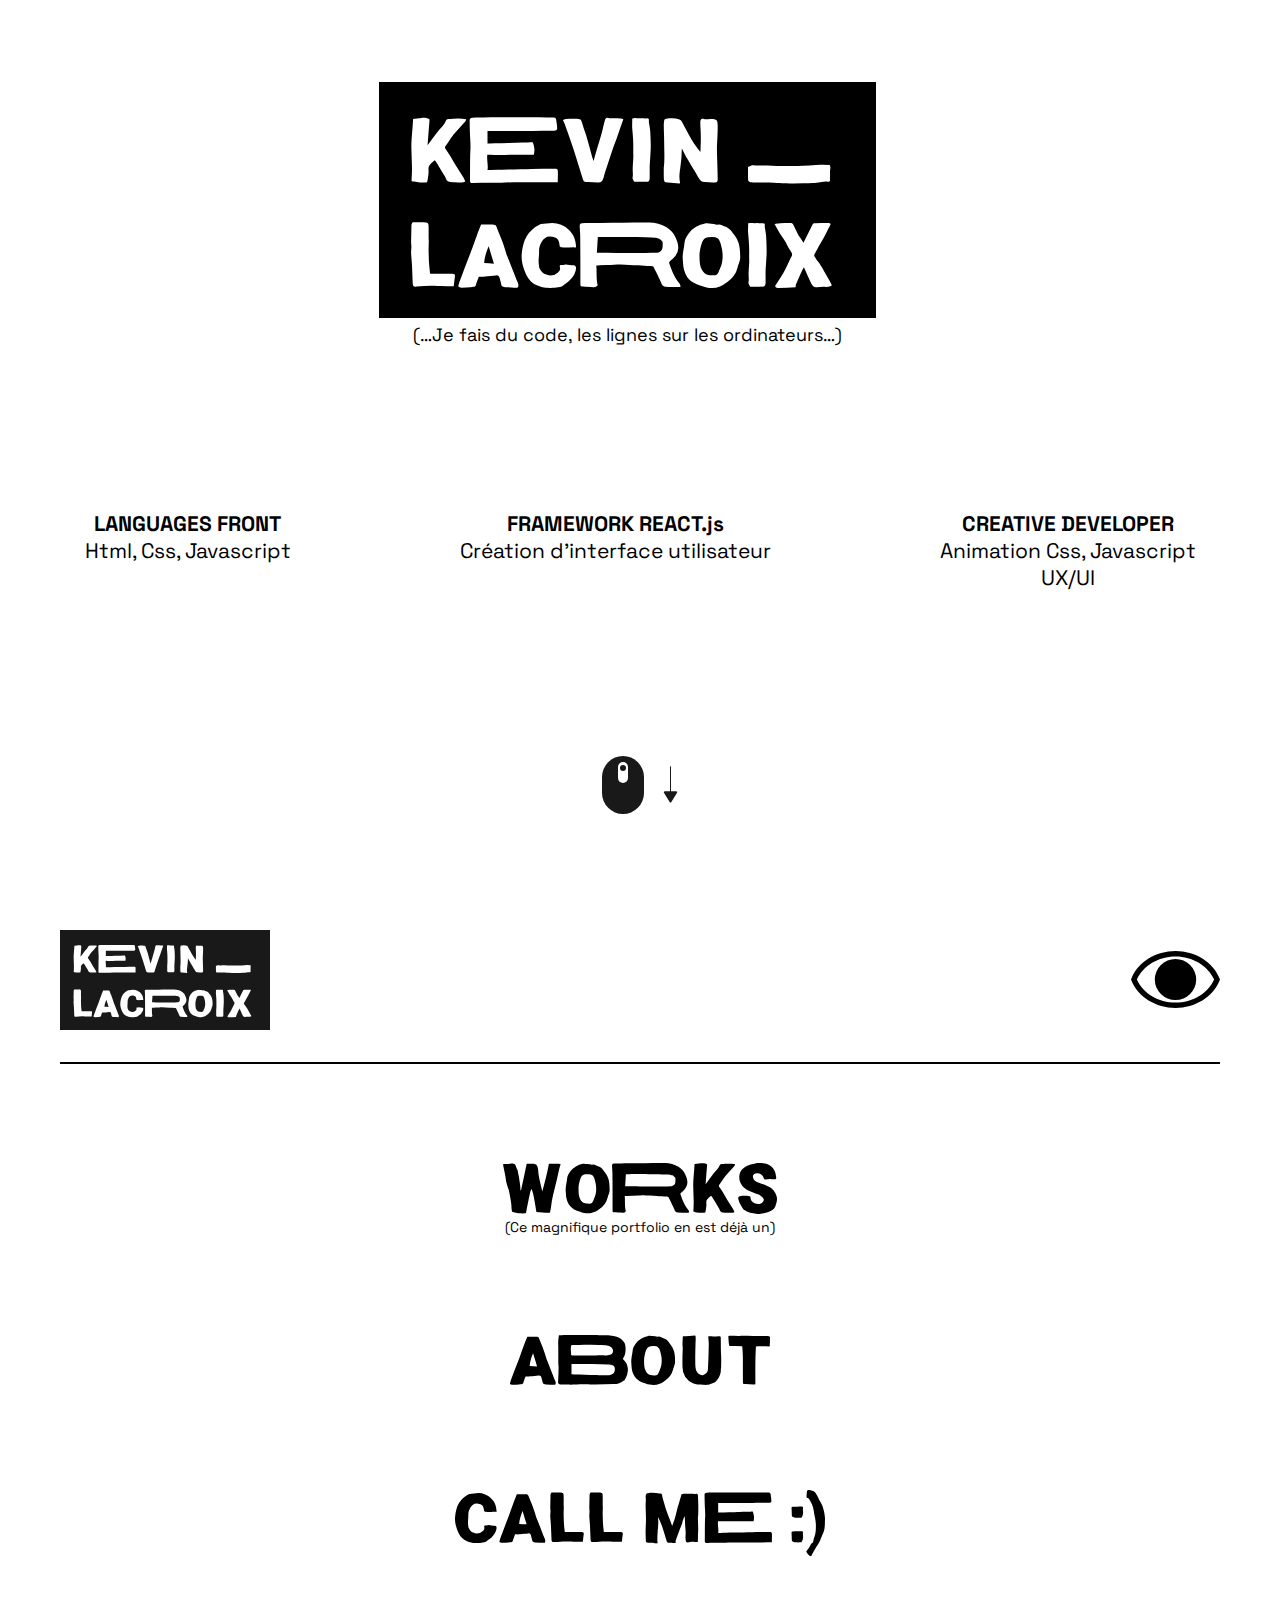
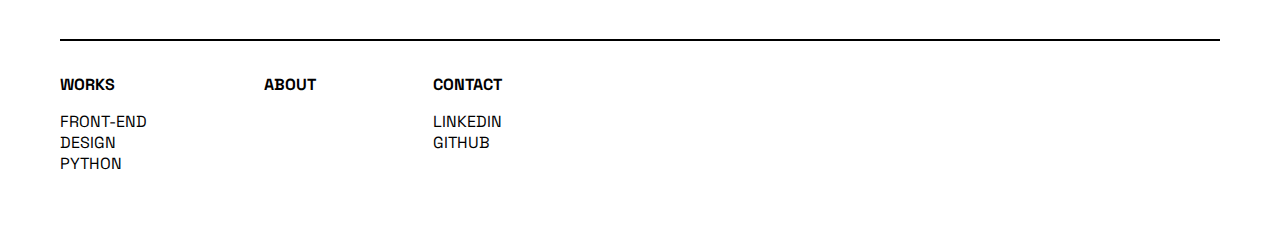
<file: Index.html>
<!DOCTYPE html>
<html lang="fr">
<head>
    <meta charset="UTF-8">
    <meta http-equiv="X-UA-Compatible" content="IE=edge">
    <meta name="viewport" content="width=device-width, initial-scale=1.0">
    <title>Kevin Lacroix - Portfolio 2021</title>
    <link href="CSS/Index.css" rel="stylesheet">
    <link rel="preconnect" href="https://fonts.gstatic.com">
    <link href="https://fonts.googleapis.com/css2?family=Space+Grotesk:wght@400;700&display=swap" rel="stylesheet">
    <script src="https://ajax.googleapis.com/ajax/libs/jquery/3.5.1/jquery.min.js"></script>
</head>
<body>

    <header>

        <section id="Logo_Entree">
            <img id="Logo_desktop" src="IMG/LOGOS/NB/Logo_entree_NB.svg" alt="Kevin_Lacroix">
            <br><span id="span_desktop">(…Je fais du code, les lignes sur les ordinateurs…)</span>
        </section>

        <section id="Logo_Entree_Mobile">
           
           
        </section>

        <section id="Hero_description">
            <div>
                <h1>LANGUAGES FRONT</h1>
                <span class="Description">Html, Css, Javascript</span>
            </div>
            <div>
                <h1>FRAMEWORK REACT.js</h1>
                <span class="Description">Création d'interface utilisateur</span>
            </div>
            <div>
                <h1>CREATIVE DEVELOPER</h1>
                <span class="Description">Animation Css, Javascript<br>UX/UI</span>
            </div>
        </section>

        <section>
            <a href="#main"><img src="IMG/LOGOS/NB/Souris_entree_NB.svg" alt="Scroll-Down"></a>
        </section>
        
    </header>

    <main id="main">
        
            <div>
                <a class="Hidden_Mobile" href="Index.html"><img src="IMG/LOGOS/NB/Logo_acceuil_NB.svg" alt="Logo"></a>
                <a class="Hidden_Mobile" onclick="darkMode()" ><img src="IMG/LOGOS/NB/Oeil_NB.svg" alt="Light_Mode"></a>
                <a class="Hidden_Desktop" href="Index.html"><img src="IMG/LOGOS/NB/Logo_Phone_NB.svg" alt="Kevin_Lacroix"></a>
                <a class="Hidden_Desktop" onclick="darkMode()"><img src="IMG/LOGOS/NB/Oeil_Phone.svg" alt="Oeil_phone"></a>
                <div class="bar"></div>
            </div>

            <section id="Skills">

                <section id="Hero_description">
                    <div id="Front">
                        <h1>LANGUAGES FRONT</h1>
                        <span class="Description">Html, Css, Javascript</span>
                    </div>
                    <div id="React">
                        <h1>FRAMEWORK REACT.js</h1>
                        <span class="Description">Création d'interface utilisateur</span>
                    </div>
                    <div id="Creative_Developer">
                        <h1>CREATIVE DEVELOPER</h1>
                        <span class="Description">Animation Css, Javascript<br>UX/UI</span>
                    </div>
                </section>
            </section>

            <div class="bar"></div>

            <section id="Menu-items">
                <div class="Hidden_Mobile">
                    <a class="margin_items" id="Works_items" href="/Works"><img src="IMG/LOGOS/NB/Works_NB.svg" alt="Works"></a>
                    <br>
                    <span>(Ce magnifique portfolio en est déjà un)</span>
                </div>
                <a class="margin_items Hidden_Mobile" href="./HTML/About.html"><img src="IMG/LOGOS/NB/About_NB.svg" alt="About"></a>
                <a class="margin_items Hidden_Mobile" href="/Callme"><img src="IMG/LOGOS/NB/CallMe_NB.svg" alt="Call me :)"></a>
   
                <a class="margin_items Hidden_Desktop" id="Works_items" href="/Works"><img src="IMG/LOGOS/NB/Works_Mobile.svg" alt="Works"></a>
                <a class="margin_items Hidden_Desktop" href="./HTML/About.html"><img src="IMG/LOGOS/NB/About_Mobile.svg" alt="About"></a>
                <a class="margin_items Hidden_Desktop" href="/Callme"><img src="IMG/LOGOS/NB/Callme_Mobile.svg" alt="Call me :)"></a>
            </section>
        

        <footer>

            <div class="bar"></div>
            <section id="Footer_group">
                <section id="Works_Footer">
                    <h2>Works</h2>
                    <ul>
                        <a href="#"><li>FRONT-END</li></a>
                        <a href="#"><li>DESIGN</li></a>
                        <a href="#"><li>PYTHON</li></a>
                    </ul>
                </section>

                <section id="About_Footer">
                    <h2>About</h2>
                </section>

                <section id="Contact_Footer">
                    <h2>Contact</h2>
                    <ul>
                        <a href="https://www.linkedin.com/in/kevin-lacroix/"><li>LINKEDIN</li></a>
                        <a href="https://github.com/KLacroix-Hub"><li>GITHUB</li></a>
                    </ul>
                </section>
            </section>
        </footer>

    </main>
    
<script type="text/javascript" src="JS/Scroll_smooth.js"></script>
<script>
    function darkMode() {
       var element = document.body;
       element.classList.toggle("dark-mode");
    }
    </script>
    
</body>
</html>
</file>
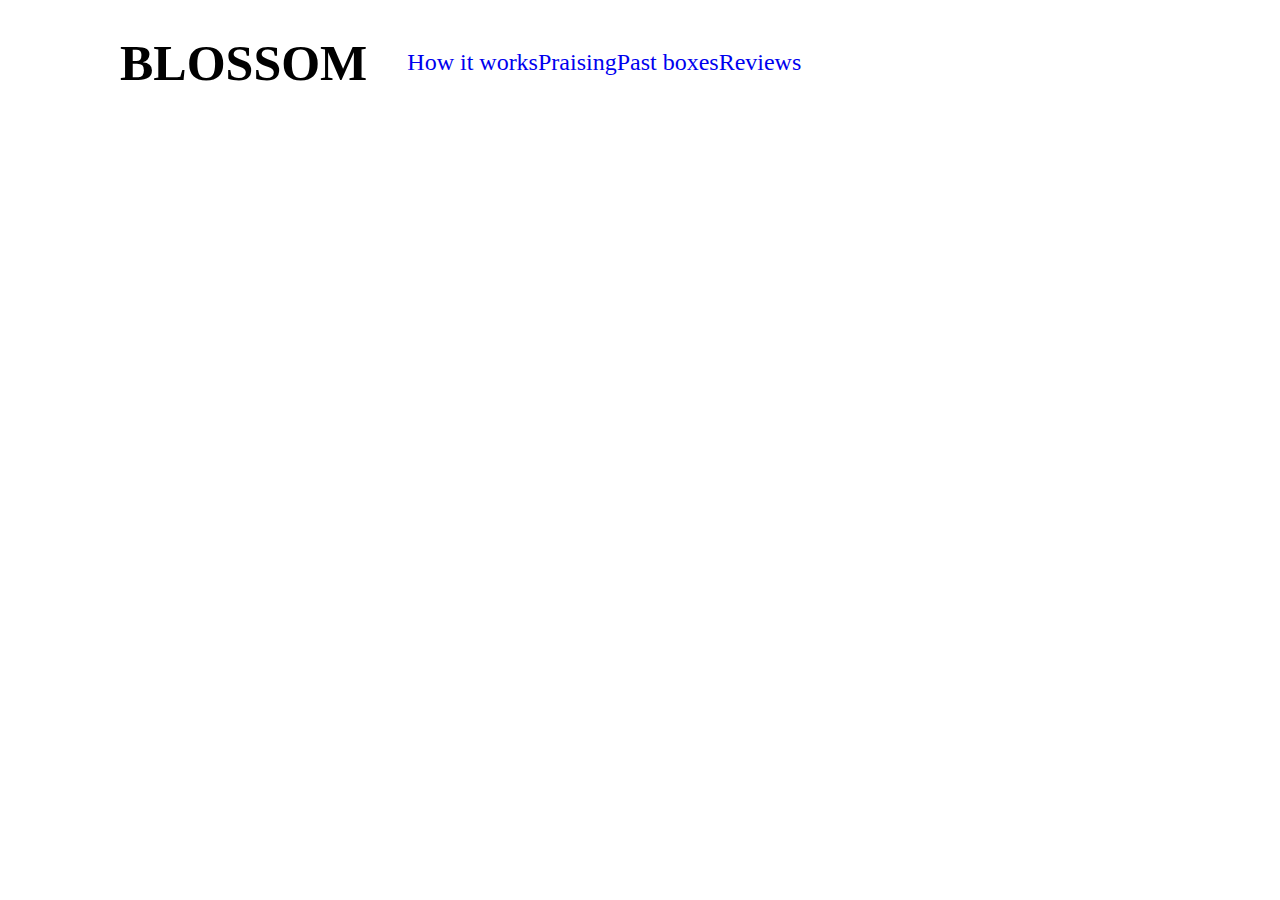
<file: PROJET-PORTFOLIO/KOREAN BEAUTY BOX/index.html>
<!DOCTYPE html>
<html>
<head>
    <meta charset="UTF-8">
    <title>Korean Beauty Box</title>
    <link rel="preconnect" href="https://fonts.gstatic.com">
    <link href="https://fonts.googleapis.com/css2?family=Playfair+Display&display=swap" rel="stylesheet">
    <link href="https://fonts.googleapis.com/css2?family=Lato&display=swap" rel="stylesheet">
    <link href="./CSS/style.css" rel="stylesheet">

</head>
<body>

    <header>

        <h1 class="Header-logo">
            BLOSSOM
        </h1>

        <ul class="menu-header">
            <li class="lien-menu"><a href="#"><h2>How it works</h2></a></li>
            <li class="lien-menu"><a href="#"><h2>Praising</h2></a></li>
            <li class="lien-menu"><a href="#"><h2>Past boxes</h2></a></li>
            <li class="lien-menu"><a href="#"><h2>Reviews</h2></a></li>
        </ul>
        
    </header>

    <main>
        
    </main>

    <footer>
    </footer>

</body>
</html>
</file>
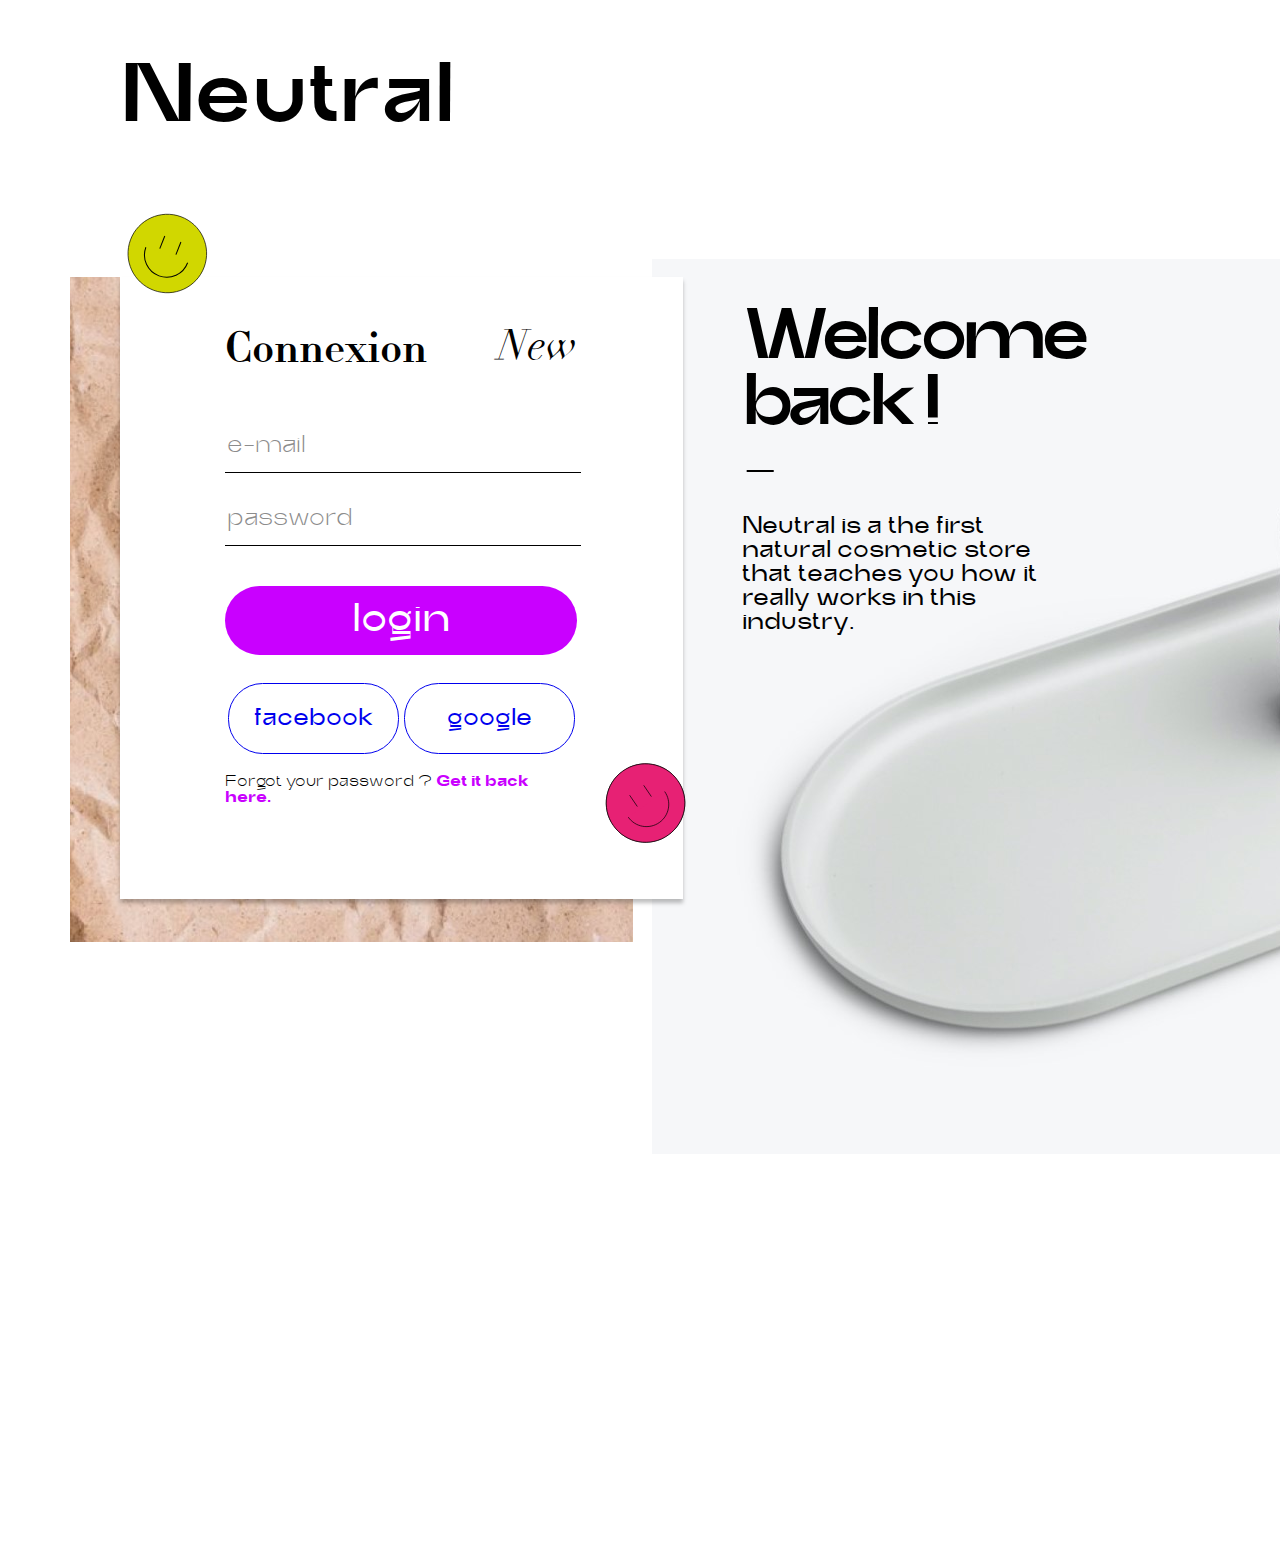
<file: PROJET-PORTFOLIO/NEUTRAL - LOGIN PAGE/Index.html>
<!DOCTYPE html>
<html>
<head>
    <meta charset="UTF-8">
    <title>NEUTRAL - Connexion</title>
    <link rel="stylesheet" href="CSS/style.css">
</head>
<body>

    <header>
        <h1>Neutral</h1>
    </header>

    <main>
        
        <img id="smiley1" src="IMG/smileys-01.svg" alt="smiley1">
        <img id="smiley2" src="IMG/smileys-02.svg" alt="smiley2">

        <section>

            <div class="Champs-connexion">

                <div id="Connect">
                    <div class="Connexion-margin">
                        <div class="Connexion">

                            <a class="Txt-Connexion" href="#"><h3>Connexion</h3></a>
                            <a class="Txt-New" href="#"><h3>New</h3></a>
                            
                        </div>

                        <div>

                            <input type="text" value="e-mail">
                            <br>
                            <input type="text" value="password">

                        </div>

                        <div class="bouton-generaux">

                            <a href="#"><div class="Login">login</div></a>

                            <br>
                            <div class="reseaux">
                                <a href="#"><div class="Facebook">facebook</div></a>
                                <a href="#"><div class="Google">google</div></a>
                            </div>
                            
                            <p class="Mdp-oublie">Forgot your password ? <a class="Mdp-recup" href="#">Get it back here.</a></p>

                        </div>
                    </div>
                </div>             

                <img id="bkg-connexion" src="IMG/img_neutral_bkg_2.jpg">

            </div>

        </section>

        <section>
            <h2>Welcome <br> back ! <br> - </h2>
            <p class="txt_description">Neutral is a the first<br>natural cosmetic store<br>that teaches you how it<br>really works in this<br>industry.</p>
            <img class="img-odeur" src="IMG/img neutral bkg.jpg">
        </section>

    </main>

    <footer>

    </footer>
    
</body>
</html>
</file>
<file: CSS/Index.css>
body{
    margin: 0;
}

h1{
    font-family: 'Space Grotesk', sans-serif;
    font-weight: 700;
    font-size: 21px;
    margin:0;
}

h2{
    font-family: 'Space Grotesk', sans-serif;
    font-weight: 700;
    font-size: 16px;
    text-transform: uppercase;
}

header{
    height: 100vh;
    display: flex;
    flex-direction: column;
    flex-wrap: nowrap;
    text-align: center;
    justify-content: space-around;
}

main{
    height: 100vh;
    margin-left: 60px;
    margin-right: 60px;
    padding-top: 30px;
    display: flex;
    flex-direction: column;
    justify-content: space-between;
    align-content: center;
}

#Logo_Entree{
    font-family: 'Space Grotesk', sans-serif;
    font-weight: 400;
    font-size: 18px;
    margin-right: 25px;
}

#Hero_description{
    display: flex;
    flex-direction: row;
    justify-content: space-around;

}

.Description{
    font-family: 'Space Grotesk', sans-serif;
    font-weight: 400;
    font-size: 21px;
    margin: 0;
    
}

#main > div{
    display: flex;
    flex-direction: row;
    flex-wrap: wrap;
    justify-content: space-between;
    align-items: center;
}

.bar{
    width: 100%;
    height: 2px;
    background: black;
    position: relative;
    top: 28.5px;
}

#Menu-items{
    display: grid;
    grid-template-rows: 1fr 1fr 1fr;
    row-gap: 90px;
    text-align: center;
    align-items: center;
    justify-items: center;
}

#Menu-items > div > span{
    font-family: 'Space Grotesk', sans-serif;
    font-weight: 400;
    font-size: 14px;
}
footer{
    position: relative;
    top: -50px;
    margin-bottom: -10px;
}


footer > div{
    top: 0px !important;
    
}

ul{
    list-style: none;
    font-family: 'Space Grotesk', sans-serif;
    font-weight: 400;
    font-size: 16px;
    padding: 0;
}

a{
    text-decoration: none;
    color: black !important;
}

a:hover{
    text-decoration: underline;
}

#Footer_group{
    display: flex;
    flex-direction: row;
    text-align: start;
    justify-content: flex-start;
    margin-top: 20px;
}

#About_Footer{
    margin-left: 117px;
    margin-right: 117px;
}

#Logo_Entree_Mobile{
    display: none;
}
@media (min-width:1024px) {
    

.Hidden_Desktop{
    display: none !important;
}
main > .bar{
    display: none !important;
}
}

#Skills{
    display: none;
}



@media (max-width: 576px) {

       header{
           display: none;
        }
       
       main{
            margin-left: 0px;
            margin-right: 0px;
        }

       .Hidden_Mobile{
           display: none;
        }

       .Hidden_Desktop{
           display: flex;
           margin-left: 29px;
           margin-right: 29px;
        }

        #About_Footer{
            margin-left: 49px;
            margin-right: 60px;
        }

        #Footer_group{

            justify-content: center;
        }

        #Skills{
            display: flex;
            overflow: hidden;
            margin-bottom: -130px;
            margin-top: -70px;
            text-align: center;
            justify-content: center;
        }

        h1{
            font-size: 17px;
        }

        .Description{
            font-size: 17px;
        }

        #React{
            width: 100%;
            margin-left: 120px;
            margin-right: 120px;
        }

        #Front{
            width: 300px;
        }

        #Creative_Developer{
            width: 300px;
        }
    
        #Hero_description{
            display: grid;
            grid-template-columns: 1fr 1fr 1fr;
            justify-items: center;
            animation: defilement-rtl 8s infinite linear;
        }

        @keyframes defilement-rtl {
            0% {
                transform: translateX(62%);
              }
              100% {
                transform: translateX(-100%);
          }

}}
</file>
<file: PROJET-PORTFOLIO/KOREAN BEAUTY BOX/CSS/style.css>
/* Regular : font-family: 'Lato', sans-serif; */
/* font-family: 'Playfair Display', serif; */

/* 

Couleurs : 

Rose clair : #ffcccc
Rose foncé : #ffc1b6
Jaune : #fee3c8
Degradé : #ffc1b6 to #ffecd2

*/

body{

    margin: 0;
}

header{
    display: flex;
    flex-direction: row;
    margin-left: 120px;
    margin-right: 120px;
}

@font-face {
    font-family: Strawberry-blossom;
    src: local("Strawberry-blossom"),
         url(../Strawberry-blossom.ttf),
         url(../Strawberry-blossom.otf);
    font-weight: bold;
  }

h1{

    font-family: Strawberry-blossom;
    font-size: 160px;
    color: #5C5C5C;

}

h2{

    font-family: 'Playfair Display Light', serif;
    font-weight: lighter;
   
}

a {
    text-decoration: none;
}

p{

    font-family: 'Lato', sans-serif;
}

.Header-logo{

    font-family: 'Playfair Display Bold', serif;
    color: black;
    font-size: 50px;
}

.menu-header{

    display: flex;
    flex-direction: row;
    align-items: center;
    justify-content: space-evenly;

}

.lien-menu{
   list-style: none;
}
</file>
<file: PROJET-PORTFOLIO/NEUTRAL - LOGIN PAGE/CSS/style.css>
body{
    margin: 0 120px 0 120px;
    
}

header{
    margin-top: 0;
}

/* Ajout de la typographie Trash-Bold */
@font-face {
    font-family: Trash-bold;
    src: url(../FONTS/Trash-Bold.ttf) format("truetype");
    font-weight: Bold;
}

/* Ajout de la typographie Trash-Medium */
@font-face {
    font-family: Trash-medium;
    src: url(../FONTS/Trash-Medium.ttf) format("truetype");
    font-weight: Bold;
}

/* Ajout de la typographie Trash-Regular */
@font-face {
    font-family: Trash-regular;
    src: url(../FONTS/Trash-Regular.ttf) format("truetype");
    font-weight: Bold;
}

/* Ajout de la typographie Trash-Light */
@font-face {
    font-family: Trash-Light;
    src: url(../FONTS/Trash-Light.ttf) format("truetype");
    font-weight: Bold;
}

/* Ajout de la typographie Didot-bold */
@font-face {
    font-family: Didot-bold;
    src: url(../FONTS/Didot-Bold.ttf) format("truetype");
    font-weight: Bold;
}

/* Ajout de la typographie Didot-italic */
@font-face {
    font-family: Didot-italic;
    src: url(../FONTS/Didot-Italic.ttf) format("truetype");
    font-weight: Bold;
}

h1{

    font-family:Trash-medium;
    font-size: 64pt;
    
}

main{

    display: grid;
    grid-template-columns: 1fr 1fr;
    column-gap: 59px;

}

header > h1{

    margin-bottom: 135px;
}

.Connexion{

    display: flex;
    flex-direction: row;
    justify-content: space-between;
}

.Txt-Connexion {

    font-family: Didot-bold, serif;
    font-size: 36px;
    color: black;

}

.Txt-New{

    font-family: Didot-italic, serif;
    font-size: 36px;
    color: black;
    text-decoration: none;

}


#Connect{
    width: 563px;
    height: 622px;
    background-color: white;
    box-shadow: 0px 4px 4px 0px rgba(0, 0, 0, 0.25);

}

.Connexion-margin{

    margin-left: 105px;
    margin-right: 106px;
}

#bkg-connexion{
    
    width: 100%;
    z-index: -1;
    position: relative;
    left: -50px;
    top: -622px;

}

input[type=text] {
    border: none;
    border-bottom: 1px solid black;
    width: 100%;
    margin-bottom: 20px;
    font-family: Trash-Light, sans-serif;
    font-size: 24px;
    line-height: 50px;
    color: #8C8C8C;

}

.bouton-generaux{

    position: relative;
    top: 20px;

}

.Login{

    width: 100%;
    height: 69px;
    background-color: #C900FF;
    border-radius: 34.5px;
    border-color: #C900FF;
    font-family: Trash-regular;
    font-size: 30pt;
    color: white;
    text-align: center;
    margin-bottom: 10px;
    display: flex;
    align-items: center;
    justify-content: center;

}
.reseaux{
    
    display:flex;
    flex-direction: row;
    justify-content: space-around;
    margin-bottom: 20px;

}

.Facebook{

    width: 169px;
    height: 69px;
    display: flex;
    align-items: center;
    justify-content: center;
    background-color: white;
    font-family: Trash-regular;
    text-align: center;
    font-size:18pt;
    border-color:black;
    border: solid 1px;
    border-radius:34.5px;
    
}

.Google{

    width: 169px;
    height: 69px;
    display: flex;
    align-items: center;
    justify-content: center;
    background-color: white;
    font-family: Trash-regular;
    text-align: center;
    font-size:18pt;
    border-color:black;
    border : solid 1px;
    border-radius:34.5px;
}

.Mdp-oublie{

    font-family: Trash-Light, sans-serif;
}

.Mdp-recup{

    font-family: Trash-Bold, sans-serif;
    color: #C900FF;
}

#smiley1{

    width: 7%;
    position: absolute;
    top: 760px;
    left: 600px;

}

#smiley2{
    
    width: 7%;
    position: absolute;
    top: 210px;

}

h2{

    font-family: Trash-Medium, sans-serif;
    font-size: 55pt;
    letter-spacing:-4pt;
    line-height: 0.9;
    position: relative;
    top: 30px;
    margin: 0;
    margin-bottom: 40px;
}

.txt_description{

    font-family: Trash-regular;
    font-size: 18pt;
}

.img-odeur{

    position: relative;
    top: -400px;
    right: 90px;
    z-index: -2;

}

a{
    text-decoration: none;
}
</file>
